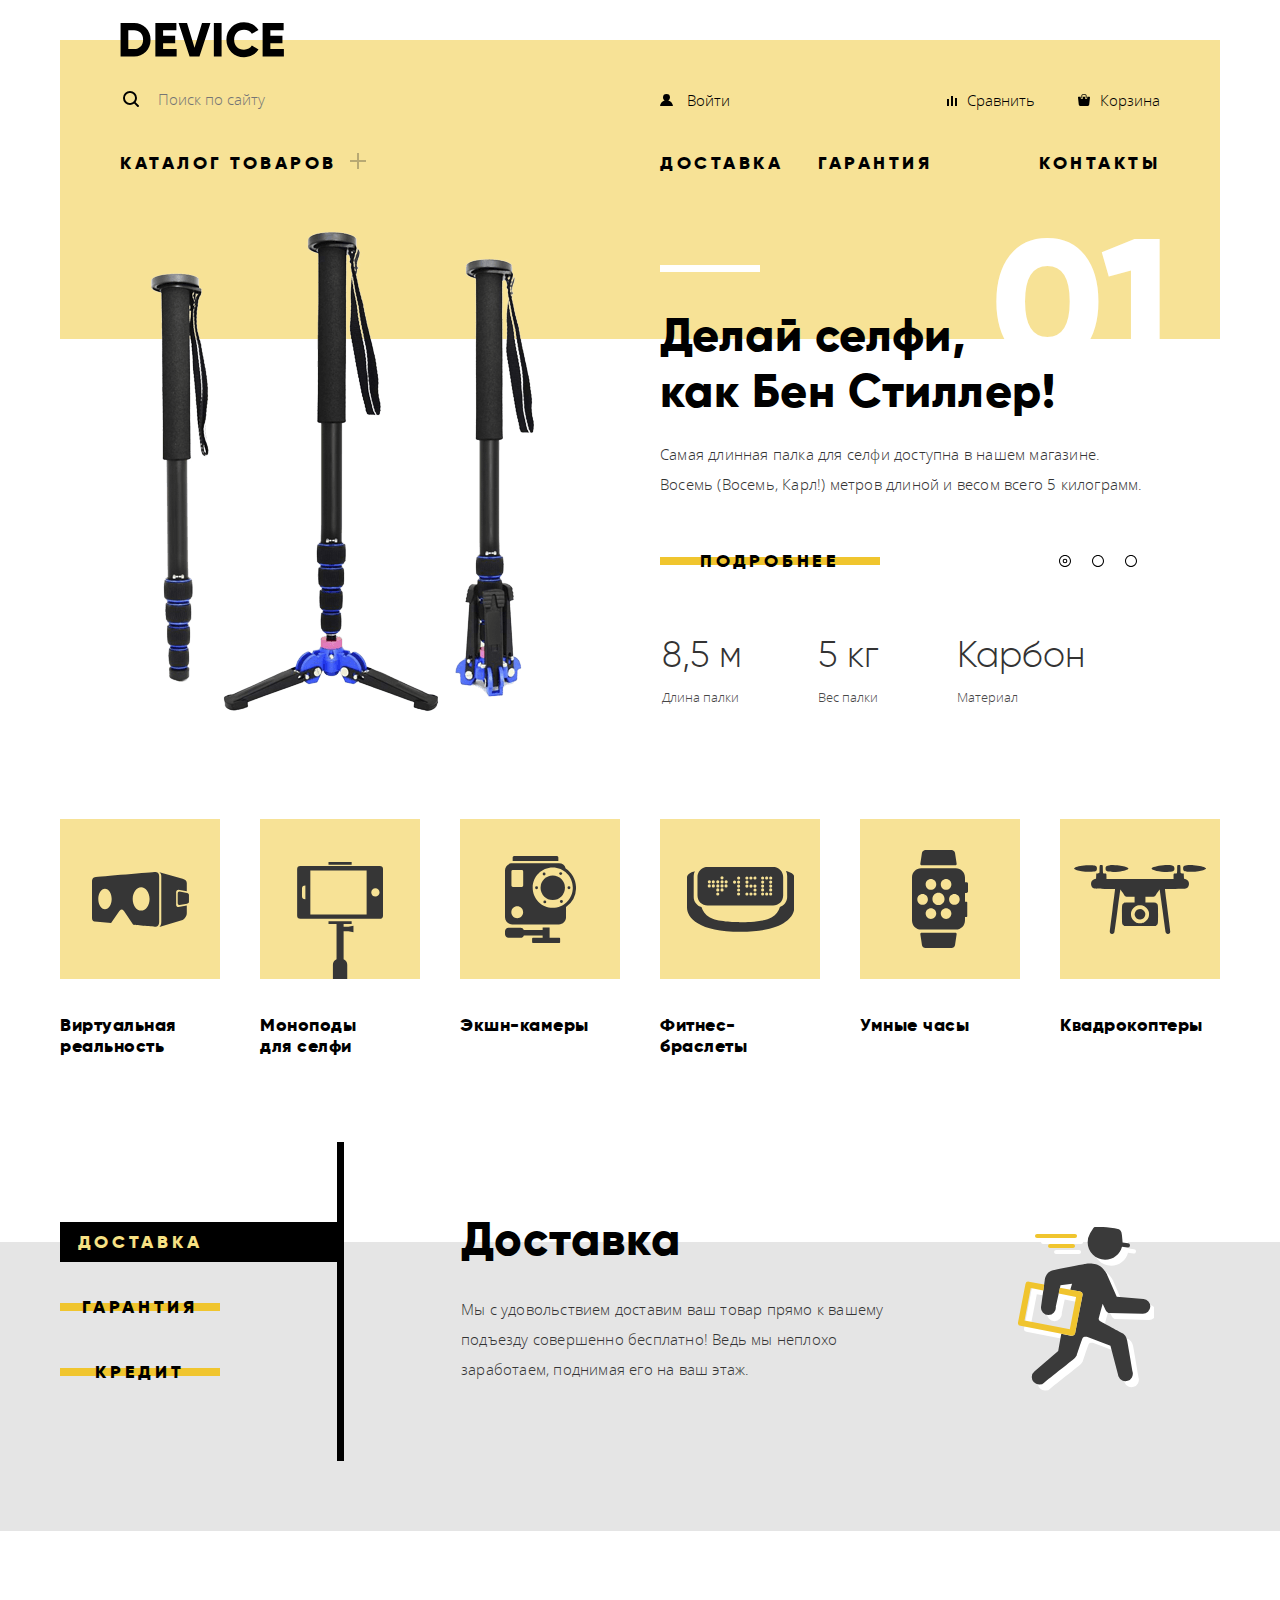
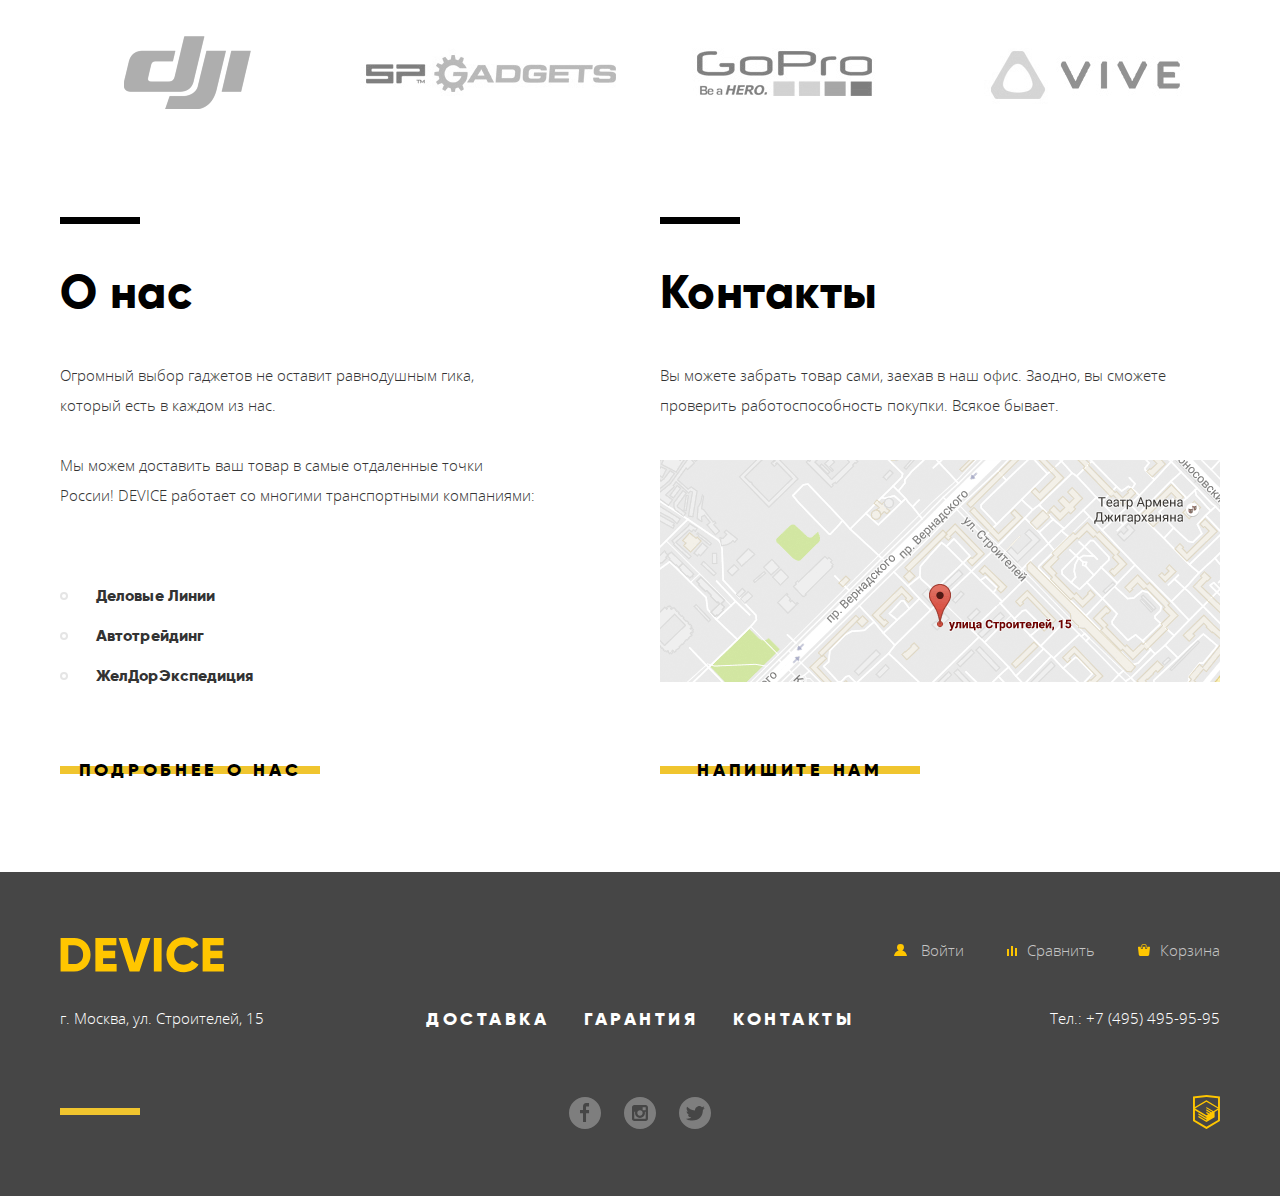
<file: index.html>
<!DOCTYPE html>
<html lang="ru">
  <head>
    <meta charset="utf-8">
    <title>HTML Academy: Девайс</title>
    <link rel="stylesheet" href="css/normalize.css">
    <link rel="stylesheet" href="css/style.min.css">
  </head>
  <body>
    <header class="page-header theme">
      <div class="page-logo page-logo--header container">
        <div class="page-header__wrapper">
          <svg class="page-logo__image" width="164px" height="36px">
            <use xlink:href="#page-logo" x="0" y="0"></use>
          </svg>
        </div>
      </div>
      <div class="user-menu container">
        <div class="page-header__wrapper">
          <div class="user-menu__half container__half">
            <form class="user-menu__search" action="http://echo.htmlacademy.ru">
              <input id="search" type="search" name="site-search" class="user-menu__search-input" placeholder="Поиск по сайту">
              <button class="user-menu__search-btn">Найти</button>
              <label for="search" class="user-menu__search-label"></label>
            </form>
          </div>
          <div class="user-menu__half container__half">
            <ul class="user-menu__list theme__list">
              <li class="user-menu__item">
                <a href="#" class="user-menu__link">
                  <svg class="user-menu__icon user-menu__icon--user" width="13" height="12">
                    <use xlink:href="#user"></use>
                  </svg>
                  Войти</a>
              </li>
              <li class="user-menu__item">
                <a href="#" class="user-menu__link">
                  <svg class="user-menu__icon user-menu__icon--compare" width="10" height="10">
                    <use xlink:href="#compare"></use>
                  </svg>
                  Сравнить</a>
              </li>
              <li class="user-menu__item">
                <a href="#" class="user-menu__link">
                  <svg class="user-menu__icon user-menu__icon--cart" width="12" height="12">
                    <use xlink:href="#cart"></use>
                  </svg>
                  Корзина</a>
              </li>
            </ul>
          </div>
        </div>
      </div>
      <nav class="main-nav container">
        <div class="page-header__wrapper">
          <div class="main-nav__item container__half">
            <ul class="main-nav__list theme__list">
              <li class="main-nav__item main-nav__item--catalog">
                <a href="catalog.html" class="main-nav__link theme__alt-title">
                  Каталог товаров
                  <svg class="main-nav__link-icon" width="16" height="16" viewBox="0 0 16 16">
                    <path fill="#272525" d="M16 7H9V0H7v7H0v2h7v7h2V9h7z"/>
                  </svg>
                </a>
                <ul class="dropdown theme__list theme__text page-header__wrapper">
                  <li class="dropdown__col">
                    <ul class="dropdown__row">
                      <li class="dropdown__item"><a href="catalog.html" class="dropdown__link">Виртуальная реальность</a></li>
                      <li class="dropdown__item"><a href="catalog.html" class="dropdown__link">Моноподы для селфи</a></li>
                      <li class="dropdown__item"><a href="catalog.html" class="dropdown__link">Экшн-камеры</a></li>
                    </ul>
                  </li>
                  <li class="dropdown__col">
                    <ul class="dropdown__row">
                      <li class="dropdown__item"><a href="catalog.html" class="dropdown__link">Фитнес-браслеты</a></li>
                      <li class="dropdown__item"><a href="catalog.html" class="dropdown__link">Умные часы</a></li>
                    </ul>
                  </li>
                  <li class="dropdown__col">
                    <ul class="dropdown__row">
                      <li class="dropdown__item"><a href="catalog.html" class="dropdown__link">Квадрокоптеры</a></li>
                    </ul>
                  </li>
                </ul>
              </li>
            </ul>
          </div>
          <div class="main-nav__item container__half">
            <ul class="main-nav__list theme__list">
              <li class="main-nav__item">
                <a href="#" class="main-nav__link theme__alt-title">Доставка</a>
              </li>
              <li class="main-nav__item">
                <a href="#" class="main-nav__link theme__alt-title">Гарантия</a>
              </li>
              <li class="main-nav__item">
                <a href="#" class="main-nav__link theme__alt-title">Контакты</a>
              </li>
            </ul>
          </div>
        </div>
      </nav>
    </header>

    <main class="main-page theme">

      <h1 class="visually-hidden">Магазин современных гаджетов Device</h1>

      <section class="main-page__section promo-slider container">

        <h2 class="visually-hidden">Новинки сезона</h2>

        <input id="slide-1" class="promo-slider__input visually-hidden" type="radio" name="toggle" checked>
        <input id="slide-2" class="promo-slider__input visually-hidden" type="radio" name="toggle">
        <input id="slide-3" class="promo-slider__input visually-hidden" type="radio" name="toggle">

        <div class="promo-slider__slides">
          <section class="slide slide-1">
            <div class="slide__image container__half">
              <img src="img/slider-1.png" width="384" height="486" alt="selfie-stick">
            </div>
            <div class="slide__content container__half theme__divider">
              <span class="slide__number">01</span>
              <p class="slide__slogan theme__title">
                <b>Делай селфи,<br> как Бен Стиллер!</b>
              </p>
              <p class="slide__description theme__text">
                Самая длинная палка для селфи доступна в нашем магазине.<br>
                Восемь (Восемь, Карл!) метров длиной и весом всего 5 килограмм.
              </p>
              <div class="slide__buttons">
                <a href="#" class="slide__btn theme__btn">Подробнее</a>
                <ul class="slide-switcher">
                  <li class="slide-switcher__item"><label for="slide-1" class="slide-switcher__label">Слайд 1</label>
                  </li>
                  <li class="slide-switcher__item"><label for="slide-2" class="slide-switcher__label">Слайд 2</label>
                  </li>
                  <li class="slide-switcher__item"><label for="slide-3" class="slide-switcher__label">Слайд 3</label>
                  </li>
                </ul>
              </div>
              <table class="slide-features">
                <thead class="slide-features__titles">
                  <tr class="slide-features__row">
                    <th class="slide-features__title">Длина палки</th>
                    <th class="slide-features__title">Вес палки</th>
                    <th class="slide-features__title">Материал</th>
                  </tr>
                </thead>
                <tbody class="slide-features__values">
                  <tr class="slide-features__row">
                    <td class="slide-features__value">8,5 м</td>
                    <td class="slide-features__value">5 кг</td>
                    <td class="slide-features__value">Карбон</td>
                  </tr>
                </tbody>
              </table>
            </div>
          </section>
          <section class="slide slide-2">
            <div class="slide__image container__half">
              <img src="img/slider-2.png" width="345" height="485" alt="fitness-gadget">
            </div>
            <div class="slide__content container__half theme__divider">
              <span class="slide__number">02</span>
              <p class="slide__slogan theme__title">
                <b>Худеем<br> правильно!</b>
              </p>
              <p class="slide__description theme__text">
                Мотивирующие фитнес-браслеты помогут найти в себе силы<br>
                не пропускать занятия и соблюдать диету.
              </p>
              <div class="slide__buttons">
                <a href="#" class="slide__btn theme__btn">Подробнее</a>
                <ul class="slide-switcher">
                  <li class="slide-switcher__item"><label for="slide-1" class="slide-switcher__label">Слайд 1</label>
                  </li>
                  <li class="slide-switcher__item"><label for="slide-2" class="slide-switcher__label">Слайд 2</label>
                  </li>
                  <li class="slide-switcher__item"><label for="slide-3" class="slide-switcher__label">Слайд 3</label>
                  </li>
                </ul>
              </div>
              <table class="slide-features">
                <thead class="slide-features__titles">
                  <tr class="slide-features__row">
                    <th class="slide-features__title">Без поздарядки</th>
                  </tr>
                </thead>
                <tbody class="slide-features__values">
                  <tr class="slide-features__row">
                    <td class="slide-features__value">48 часов</td>
                  </tr>
                </tbody>
              </table>
            </div>
          </section>
          <section class="slide slide-3">
            <div class="slide__image container__half">
              <img src="img/slider-3.png" width="526" height="334" alt="quadrocopter">
            </div>
            <div class="slide__content container__half theme__divider">
              <span class="slide__number">03</span>
              <p class="slide__slogan theme__title">
                <b>Порхает как бабочка,<br> жалит как пчела!</b>
              </p>
              <p class="slide__description theme__text">
                Этот обычный, на первый взгляд, квадрокоптер оснащен<br>
                мощным лазером, замаскированным под стандартную камеру.
              </p>
              <div class="slide__buttons">
                <a href="#" class="slide__btn theme__btn">Подробнее</a>
                <ul class="slide-switcher">
                  <li class="slide-switcher__item"><label for="slide-1" class="slide-switcher__label">Слайд 1</label>
                  </li>
                  <li class="slide-switcher__item"><label for="slide-2" class="slide-switcher__label">Слайд 2</label>
                  </li>
                  <li class="slide-switcher__item"><label for="slide-3" class="slide-switcher__label">Слайд 3</label>
                  </li>
                </ul>
              </div>
              <table class="slide-features">
                <thead class="slide-features__titles">
                  <tr class="slide-features__row">
                    <th class="slide-features__title">Дальность полета</th>
                    <th class="slide-features__title">Радиус поражения</th>
                  </tr>
                </thead>
                <tbody class="slide-features__values">
                  <tr class="slide-features__row">
                    <td class="slide-features__value">800 м</td>
                    <td class="slide-features__value">50 м</td>
                  </tr>
                </tbody>
              </table>
            </div>
          </section>
        </div>
      </section>

      <section class="main-page__section thumbnails container">

        <h2 class="visually-hidden">Категории гаджетов</h2>

        <ul class="thumbnails__list theme__list">
          <li class="thumbnails__item">
            <a href="catalog.html" class="thumbnails__link">
              <div class="thumbnails__background">
                <div class="thumbnails__image thumbnails__image-1"></div>
              </div>
              <h3 class="thumbnails__title">Виртуальная реальность</h3>
            </a>
          </li>
          <li class="thumbnails__item">
            <a href="catalog.html" class="thumbnails__link">
              <div class="thumbnails__background">
                <div class="thumbnails__image thumbnails__image-2"></div>
              </div>
              <h3 class="thumbnails__title">Моноподы<br> для селфи</h3>
            </a>
          </li>
          <li class="thumbnails__item">
            <a href="catalog.html" class="thumbnails__link">
              <div class="thumbnails__background">
                <div class="thumbnails__image thumbnails__image-3"></div>
              </div>
              <h3 class="thumbnails__title">Экшн-камеры</h3>
            </a>
          </li>
          <li class="thumbnails__item">
            <a href="catalog.html" class="thumbnails__link">
              <div class="thumbnails__background">
                <div class="thumbnails__image thumbnails__image-4"></div>
              </div>
              <h3 class="thumbnails__title">Фитнес-<br> браслеты</h3>
            </a>
          </li>
          <li class="thumbnails__item">
            <a href="catalog.html" class="thumbnails__link">
              <div class="thumbnails__background">
                <div class="thumbnails__image thumbnails__image-5"></div>
              </div>
              <h3 class="thumbnails__title">Умные часы</h3>
            </a>
          </li>
          <li class="thumbnails__item">
            <a href="catalog.html" class="thumbnails__link">
              <div class="thumbnails__background">
                <div class="thumbnails__image thumbnails__image-6"></div>
              </div>
              <h3 class="thumbnails__title">Квадрокоптеры</h3>
            </a>
          </li>
        </ul>
      </section>

      <section class="main-page__section tabs">

        <h2 class="visually-hidden">Наши услуги</h2>

        <div class="tabs__wrapper container">
          <input type="radio" name="labels" id="tab-1" class="tabs__input visually-hidden" checked>
          <input type="radio" name="labels" id="tab-2" class="tabs__input visually-hidden">
          <input type="radio" name="labels" id="tab-3" class="tabs__input visually-hidden">
          <div class="tabs__left">
            <ul class="tabs__list">
              <li class="tabs__item">
                <label for="tab-1" class="tabs__label theme__btn theme__btn--tab">Доставка</label>
              </li>
              <li class="tabs__item">
                <label for="tab-2" class="tabs__label theme__btn theme__btn--tab">Гарантия</label>
              </li>
              <li class="tabs__item">
                <label for="tab-3" class="tabs__label theme__btn theme__btn--tab">Кредит</label>
              </li>
            </ul>
          </div>
          <div class="tabs__right services">
            <section class="services__item services__item-1">
              <h3 class="services__title theme__title">Доставка</h3>
              <p class="services__text theme__text">
                Мы с удовольствием доставим ваш товар прямо к вашему подъезду совершенно бесплатно! Ведь мы неплохо заработаем, поднимая его на ваш этаж.
              </p>
            </section>
            <section class="services__item services__item-2">
              <h3 class="services__title theme__title">Гарантия</h3>
              <p class="services__text theme__text">
                Если из-за возгорания купленного у нас товара у вас сгорит дом — не переживайте, мы выдадим вам новый.<br> Товар, не дом, конечно же.
              </p>
            </section>
            <section class="services__item services__item-3">
              <h3 class="services__title theme__title">Кредит</h3>
              <p class="services__text theme__text">
                Залезть в долговую яму стало проще! Кредитные консультанты подберут для вас наиболее выгодные условия кредита. Выгодные для нашего банка, разумеется.
              </p>
            </section>
          </div>
        </div>
      </section>

      <section class="main-page__section logotypes container">

        <h2 class="visually-hidden">Наши спонсоры</h2>

        <ul class="logotypes__list theme__list">
          <li class="logotypes__item">
            <a href="#" class="logotypes__link">
              <svg xmlns="http://www.w3.org/2000/svg" width="260" height="100" viewBox="0 0 260 100">
                <desc>DJI</desc>
                <use xlink:href="#grayscale" x="0" y="0"/>
                <image xlink:href="img/partners/logo-1.png" x="0" y="0" height="100%" width="100%"/>
              </svg>
            </a>
          </li>
          <li class="logotypes__item">
            <a href="#" class="logotypes__link">
              <svg xmlns="http://www.w3.org/2000/svg" width="260" height="100" viewBox="0 0 260 100">
                <desc>SP Gadgets</desc>
                <use xlink:href="#grayscale" x="0" y="0"/>
                <image xlink:href="img/partners/logo-3.png" x="0" y="0" height="100%" width="100%"/>
              </svg>
            </a>
          </li>
          <li class="logotypes__item">
            <a href="#" class="logotypes__link">
              <svg xmlns="http://www.w3.org/2000/svg" width="260" height="100" viewBox="0 0 260 100">
                <desc>GoPro</desc>
                <use xlink:href="#grayscale" x="0" y="0"/>
                <image xlink:href="img/partners/logo-2.png" x="0" y="0" height="100%" width="100%"/>
              </svg>
            </a>
          </li>
          <li class="logotypes__item">
            <a href="#" class="logotypes__link">
              <svg xmlns="http://www.w3.org/2000/svg" width="260" height="100" viewBox="0 0 260 100">
                <desc>VIVE</desc>
                <use xlink:href="#grayscale" x="0" y="0"/>
                <image xlink:href="img/partners/logo-4.png" x="0" y="0" height="100%" width="100%"/>
              </svg>
            </a>
          </li>
        </ul>
      </section>

      <section class="main-page__section container container--flex">
        <section class="info container__half theme__divider">
          <h2 class="theme__title">О нас</h2>
          <p class="info__text theme__text">
            Огромный выбор гаджетов не оставит равнодушным гика, который есть в каждом из нас.
          </p>
          <p class="info__text theme__text">
            Мы можем доставить ваш товар в самые отдаленные точки России! DEVICE работает со многими транспортными компаниями:
          </p>
          <ul class="info__list">
            <li class="info__item">Деловые Линии</li>
            <li class="info__item">Автотрейдинг</li>
            <li class="info__item">ЖелДорЭкспедиция</li>
          </ul>
          <a href="#" class="info__btn theme__btn">Подробнее о нас</a>
        </section>
        <section class="contacts container__half theme__divider">
          <h2 class="theme__title">Контакты</h2>
          <p class="contacts__text theme__text">
            Вы можете забрать товар сами, заехав в наш офис. Заодно, вы сможете проверить работоспособность покупки. Всякое бывает.
          </p>
          <div class="contacts__map">
            <a href="https://goo.gl/maps/xwZiqdGoRc32" class="contacts__map-link">
              <img src="img/map-preview.png" width="560" height="222" alt="map-preview">
            </a>
          </div>
          <a href="#" class="contacts__btn theme__btn">Напишите нам</a>
        </section>
      </section>
    </main>

    <footer class="page-footer theme">
      <div class="page-footer__wrapper container  container--flex">
        <div class="container__half">
          <div class="page-logo">
            <svg class="page-logo__image page-logo__image--footer" width="164px" height="36px">
              <use xlink:href="#page-logo" x="0" y="0"></use>
            </svg>
          </div>
        </div>
        <div class="container__half">
          <div class="user-menu">
            <ul class="user-menu__list theme__list">
              <li class="user-menu__item">
                <a href="#" class="user-menu__link">
                  <svg class="user-menu__icon user-menu__icon--user" width="13" height="12">
                    <use xlink:href="#user"></use>
                  </svg>
                  Войти</a>
              </li>
              <li class="user-menu__item">
                <a href="#" class="user-menu__link">
                  <svg class="user-menu__icon user-menu__icon--compare" width="10" height="10">
                    <use xlink:href="#compare"></use>
                  </svg>
                  Сравнить</a>
              </li>
              <li class="user-menu__item">
                <a href="#" class="user-menu__link">
                  <svg class="user-menu__icon user-menu__icon--cart" width="12" height="12">
                    <use xlink:href="#cart"></use>
                  </svg>
                  Корзина</a>
              </li>
            </ul>
          </div>
        </div>
      </div>
      <div class="page-footer__wrapper container">
        <section class="page-footer__left theme__divider theme__divider--after">
          <p class="page-footer__text theme__text">г. Москва, ул. Строителей, 15</p>
        </section>
        <section class="page-footer__center">
          <nav class="main-nav">
            <ul class="main-nav__list theme__list">
              <li class="main-nav__item">
                <a href="#" class="main-nav__link theme__alt-title">Доставка</a>
              </li>
              <li class="main-nav__item">
                <a href="#" class="main-nav__link theme__alt-title">Гарантия</a>
              </li>
              <li class="main-nav__item">
                <a href="#" class="main-nav__link theme__alt-title">Контакты</a>
              </li>
            </ul>
          </nav>
          <div class="socials">
            <ul class="socials__list theme__list">
              <li class="socials__item">
                <a href="#" class="socials__link socials__link--fb">Facebook</a>
              </li>
              <li class="socials__item">
                <a href="#" class="socials__link socials__link--inst">Instagram</a>
              </li>
              <li class="socials__item">
                <a href="#" class="socials__link socials__link--tw">Twitter</a>
              </li>
            </ul>
          </div>
        </section>
        <section class="page-footer__right">
          <p class="page-footer__text theme__text">Тел.: +7 (495) 495-95-95</p>
          <a href="https://htmlacademy.ru/intensive/htmlcss"
             class="page-footer__logo-academy">HTML Academy</a>
        </section>
      </div>
    </footer>

    <div class="popup visually-hidden">
      <div class="popup__item map hidden">
        <iframe class="map__iframe" src="https://www.google.com/maps/embed?pb=!1m18!1m12!1m3!1d2249.112548877994!2d37.52742931623127!3d55.68703098053587!2m3!1f0!2f0!3f0!3m2!1i1024!2i768!4f13.1!3m3!1m2!1s0x46b54cf65f5c8955%3A0x694710ccd55501e!2z0YPQuy4g0KHRgtGA0L7QuNGC0LXQu9C10LksIDE1LCDQnNC-0YHQutCy0LAsIDExOTMxMQ!5e0!3m2!1sru!2sru!4v1503582784587" width="960" height="559" allowfullscreen></iframe>
        <button class="popup__close-btn">Закрыть</button>
      </div>

      <div class="popup__item feedback theme hidden">
        <form class="feedback__form" method="post" action="http://echo.htmlacademy.ru">
          <div class="feedback__inputs">
            <div class="feedback__half">
              <label for="name" class="feedback__label">Ваше имя:</label>
              <input type="text" name="feedback-name" id="name" class="feedback__input" required
                     placeholder="Представьтесь, пожалуйста">
            </div>
            <div class="feedback__half">
              <label for="email" class="feedback__label">Ваш e-mail:</label>
              <input type="email" name="feedback-email" id="email" class="feedback__input"
                     placeholder="Для отправки ответа">
            </div>
          </div>
          <label for="message" class="feedback__label">Текст письма:</label>
          <textarea name="feedback-message" id="message" class="feedback__input feedback__input--textarea"
                    cols="80" rows="7" placeholder="В свободной форме"></textarea>
          <button class="theme__btn feedback__send-btn">Отправить</button>
        </form>
        <button class="popup__close-btn">Закрыть</button>
      </div>
    </div>

    <div class="svg-container visually-hidden">
      <svg xmlns="http://www.w3.org/2000/svg" width="0" height="0">
        <symbol id="filter">
          <defs>
            <filter id="grayscale">
              <feColorMatrix type="matrix" values="0.2126 0.7152 0.0722 0 0 0.2126 0.7152 0.0722 0 0 0.2126 0.7152 0.0722 0 0 0 0 0 1 0"/>
            </filter>
          </defs>
        </symbol>
      </svg>
      <svg xmlns="http://www.w3.org/2000/svg" display="none">
        <symbol id="page-logo">
          <path fill-rule="evenodd"
                d="M163.881,27.119 L163.881,34.511 L142.617,34.511 L142.617,0.911 L163.639,0.911 L163.639,8.303 L150.349,8.303 L150.349,13.871 L162.431,13.871 L162.431,21.167 L150.349,21.167 L150.349,27.119 L163.881,27.119 ZM124.010,27.695 C125.717,27.695 127.272,27.327 128.674,26.591 C130.075,25.855 131.130,24.847 131.839,23.567 L138.509,27.407 C137.059,29.807 135.045,31.703 132.468,33.095 C129.889,34.487 127.071,35.183 124.010,35.183 C118.951,35.183 114.755,33.511 111.420,30.167 C108.086,26.823 106.418,22.671 106.418,17.711 C106.418,12.751 108.086,8.599 111.420,5.255 C114.755,1.911 118.951,0.239 124.010,0.239 C127.038,0.239 129.841,0.935 132.419,2.327 C134.996,3.719 137.026,5.615 138.509,8.015 L131.839,11.855 C131.098,10.543 130.034,9.527 128.650,8.807 C127.264,8.087 125.717,7.727 124.010,7.727 C121.014,7.727 118.621,8.639 116.833,10.463 C115.045,12.287 114.151,14.703 114.151,17.711 C114.151,20.719 115.045,23.135 116.833,24.959 C118.621,26.783 121.014,27.695 124.010,27.695 ZM93.853,0.911 L101.586,0.911 L101.586,34.511 L93.853,34.511 L93.853,0.911 ZM69.593,34.511 L58.574,0.911 L67.031,0.911 L74.522,25.631 L82.013,0.911 L90.471,0.911 L79.452,34.511 L69.593,34.511 ZM35.376,0.911 L56.399,0.911 L56.399,8.303 L43.109,8.303 L43.109,13.871 L55.191,13.871 L55.191,21.167 L43.109,21.167 L43.109,27.119 L56.641,27.119 L56.641,34.511 L35.376,34.511 L35.376,0.911 ZM14.112,34.511 L0.580,34.511 L0.580,0.911 L14.112,0.911 C18.783,0.911 22.690,2.519 25.832,5.735 C28.973,8.951 30.544,12.943 30.544,17.711 C30.544,22.479 28.973,26.471 25.832,29.687 C22.690,32.903 18.783,34.511 14.112,34.511 ZM20.612,10.871 C18.952,9.159 16.786,8.303 14.112,8.303 L8.313,8.303 L8.313,27.119 L14.112,27.119 C16.786,27.119 18.952,26.263 20.612,24.551 C22.271,22.839 23.101,20.559 23.101,17.711 C23.101,14.863 22.271,12.583 20.612,10.871 Z"/>
        </symbol>
        <symbol id="user" viewBox="0 0 13 12">
          <path d="M.032 12h12.937c-.163-2.643-2.074-4.837-4.671-5.543a3.47 3.47 0 0 0 1.687-2.972 3.485 3.485 0 0 0-6.97 0c0 1.264.68 2.361 1.688 2.972C2.106 7.163.194 9.357.032 12z"/>
        </symbol>
        <symbol id="compare" viewBox="0 0 10 10">
          <path d="M8 2h1.984v8H8zM0 3h1.984v7H0zM4 0h2v10H4z"/>
        </symbol>
        <symbol id="cart" viewBox="0 0 12 12">
          <path d="M11.864 3.017a.429.429 0 0 0-.327-.154H9.225V4.09c0 .563-.484 1.022-1.08 1.022-.594 0-1.078-.458-1.078-1.022V2.863H4.909V4.09c0 .563-.485 1.022-1.08 1.022-.595 0-1.078-.458-1.078-1.022V2.863H.438a.43.43 0 0 0-.327.154.472.472 0 0 0-.108.358l.776 7.134c.015.806.642 1.455 1.411 1.455h7.595c.77 0 1.396-.649 1.411-1.455l.776-7.134a.476.476 0 0 0-.108-.358z"/>
          <path d="M3.829 4.499c.239 0 .433-.184.433-.409V1.84c0-.632.672-1.022 1.295-1.022h1.079c.655 0 1.078.401 1.078 1.022v2.25c0 .225.194.409.431.409.239 0 .433-.184.433-.409V1.84C8.577.773 7.761 0 6.636 0H5.557c-1.19 0-2.159.826-2.159 1.84v2.25c0 .225.194.409.431.409z"/>
        </symbol>
      </svg>
    </div>

    <script src="js/script.min.js"></script>
  </body>
</html>
</file>
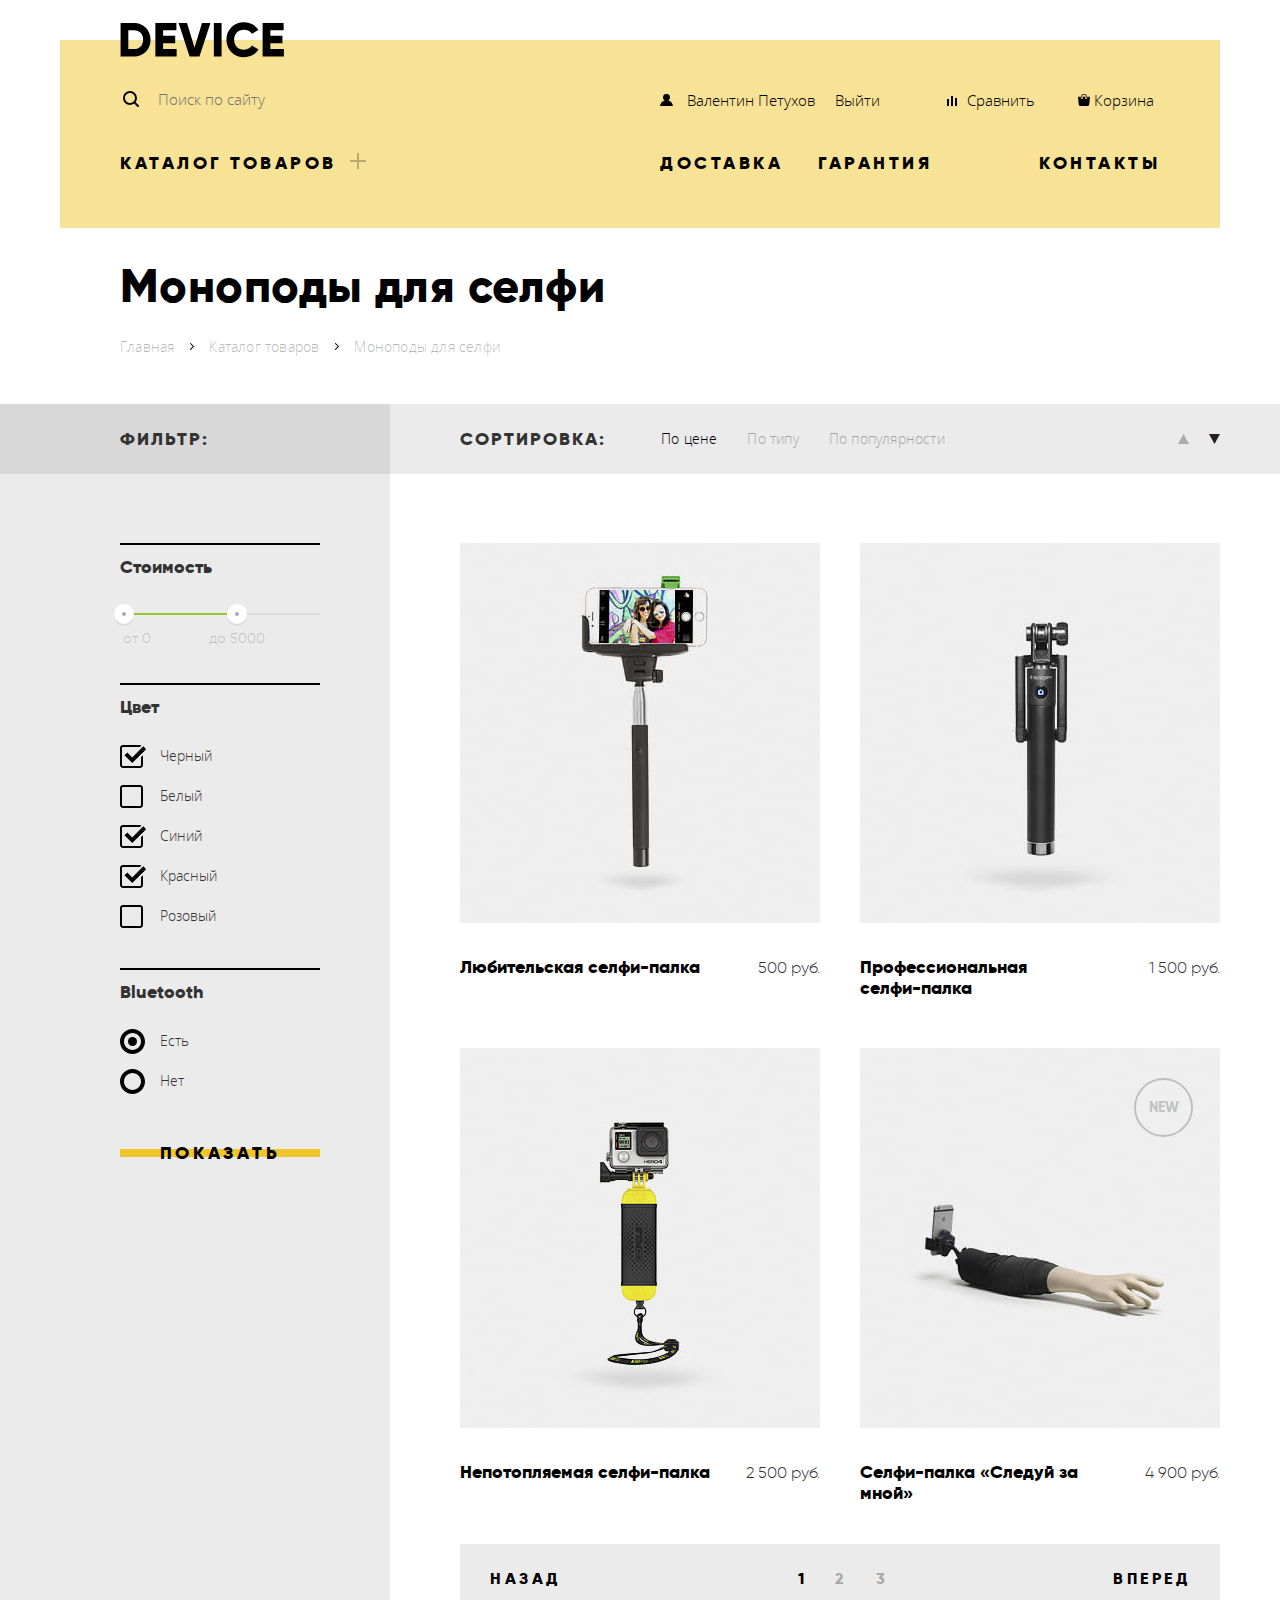
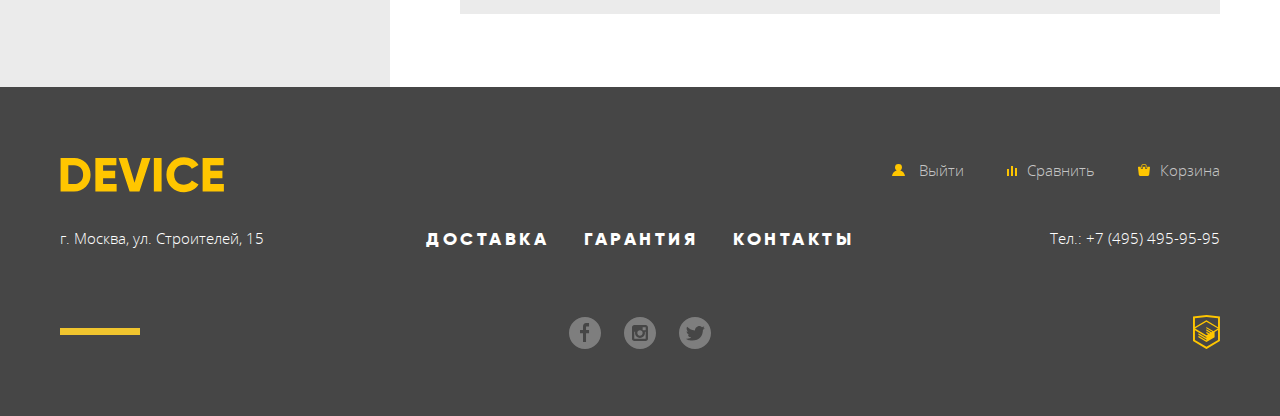
<file: catalog.html>
<!DOCTYPE html>
<html lang="en">
  <head>
    <meta charset="UTF-8">
    <title>Девайс: Каталог</title>
    <link rel="stylesheet" href="css/normalize.css">
    <link rel="stylesheet" href="css/style.min.css">
  </head>
  <body>
    <header class="page-header theme">
      <div class="page-logo page-logo--header container">
        <div class="page-header__wrapper">
          <a href="index.html" class="page-logo__link">
            <svg class="page-logo__image" width="164px" height="36px">
              <use xlink:href="#page-logo" x="0" y="0"></use>
            </svg>
          </a>
        </div>
      </div>
      <div class="user-menu container">
        <div class="page-header__wrapper">
          <div class="user-menu__half container__half">
            <form class="user-menu__search" action="http://echo.htmlacademy.ru">
              <input id="search" type="search" name="site-search" class="user-menu__search-input" placeholder="Поиск по сайту">
              <button class="user-menu__search-btn">Найти</button>
              <label for="search" class="user-menu__search-label"></label>
            </form>
          </div>
          <div class="user-menu__half container__half">
            <ul class="user-menu__list theme__list">
              <li class="user-menu__item user-menu__item--login">
                <ul class="user-menu__sublist">
                  <li class="user-menu__subitem">
                    <a href="#" class="user-menu__link user-menu__link--user">
                      <svg class="user-menu__icon user-menu__icon--user" width="13" height="12">
                        <use xlink:href="#user"></use>
                      </svg>
                      Валентин Петухов</a>
                  </li>
                  <li class="user-menu__subitem">
                    <a href="#" class="user-menu__link user-menu__link--logout">Выйти</a>
                  </li>
                </ul>
              </li>
              <li class="user-menu__item">
                <a href="#" class="user-menu__link">
                  <svg class="user-menu__icon user-menu__icon--compare" width="10" height="10">
                    <use xlink:href="#compare"></use>
                  </svg>
                  Сравнить</a>
              </li>
              <li class="user-menu__item">
                <a href="#" class="user-menu__link user-menu__icon--cart">
                  <svg class="user-menu__icon" width="12" height="12">
                    <use xlink:href="#cart"></use>
                  </svg>
                  Корзина</a>
              </li>
            </ul>
          </div>
        </div>
      </div>
      <nav class="main-nav container">
        <div class="page-header__wrapper">
          <div class="main-nav__item container__half">
            <ul class="main-nav__list theme__list">
              <li class="main-nav__item main-nav__item--catalog">
                <a href="catalog.html" class="main-nav__link theme__alt-title">
                  Каталог товаров
                  <svg class="main-nav__link-icon" width="16" height="16" viewBox="0 0 16 16">
                    <path fill="#272525" d="M16 7H9V0H7v7H0v2h7v7h2V9h7z"/>
                  </svg>
                </a>
                <ul class="dropdown theme__list theme__text page-header__wrapper">
                  <li class="dropdown__col">
                    <ul class="dropdown__row">
                      <li class="dropdown__item"><a href="catalog.html" class="dropdown__link">Виртуальная реальность</a></li>
                      <li class="dropdown__item"><a href="catalog.html" class="dropdown__link">Моноподы для селфи</a></li>
                      <li class="dropdown__item"><a href="catalog.html" class="dropdown__link">Экшн-камеры</a></li>
                    </ul>
                  </li>
                  <li class="dropdown__col">
                    <ul class="dropdown__row">
                      <li class="dropdown__item"><a href="catalog.html" class="dropdown__link">Фитнес-браслеты</a></li>
                      <li class="dropdown__item"><a href="catalog.html" class="dropdown__link">Умные часы</a></li>
                    </ul>
                  </li>
                  <li class="dropdown__col">
                    <ul class="dropdown__row">
                      <li class="dropdown__item"><a href="catalog.html" class="dropdown__link">Квадрокоптеры</a></li>
                    </ul>
                  </li>
                </ul>
              </li>
            </ul>
          </div>
          <div class="main-nav__item container__half">
            <ul class="main-nav__list theme__list">
              <li class="main-nav__item">
                <a href="#" class="main-nav__link theme__alt-title">Доставка</a>
              </li>
              <li class="main-nav__item">
                <a href="#" class="main-nav__link theme__alt-title">Гарантия</a>
              </li>
              <li class="main-nav__item">
                <a href="#" class="main-nav__link theme__alt-title">Контакты</a>
              </li>
            </ul>
          </div>
        </div>
      </nav>
    </header>

    <main class="catalog theme">

      <h1 class="visually-hidden">Каталог товаров</h1>

      <section class="catalog-heading container">
        <h2 class="catalog-heading__title theme__title">Моноподы для селфи</h2>
        <ul class="breadcrumbs theme__list theme__text">
          <li class="breadcrumbs__item"><a href="index.html" class="breadcrumbs__link">Главная</a></li>
          <li class="breadcrumbs__item"><a href="catalog.html" class="breadcrumbs__link">Каталог товаров</a></li>
          <li class="breadcrumbs__item"><a class="breadcrumbs__link">Моноподы для селфи</a></li>
        </ul>
      </section>

      <div class="flex-container">
        <section class="flex-half left-half">
          <div class="flex-half__header">
            <div class="flex-half__inner">
              <p class="flex-half__title theme__alt-title">Фильтр:</p>
            </div>
          </div>
          <div class="flex-half__content">
            <div class="flex-half__inner">
              <form action="http://echo.htmlacademy.ru" class="filter">
                <fieldset class="filter__group">
                  <legend class="filter__title">Стоимость</legend>
                  <div class="price-range">
                    <div class="price-range__scale">
                      <div class="price-range__bar">
                        <div class="price-range__grip price-range__grip--min">
                          <label class="price-range__label">
                            <span class="price-range__label-text">от 0</span>
                          </label>
                        </div>
                        <div class="price-range__grip price-range__grip--max">
                          <label class="price-range__label">
                            <span class="price-range__label-text">до 5000</span>
                          </label>
                        </div>
                      </div>
                    </div>
                  </div>
                </fieldset>
                <fieldset class="filter__group">
                  <legend class="filter__title">Цвет</legend>
                  <ul class="filter__list">
                    <li class="filter__item">
                      <label class="filter__label-wrapper">
                        <input type="checkbox" name="color-black" value="black" checked
                               class="filter__input visually-hidden">
                        <span class="filter__label filter__label--check">Черный</span>
                      </label>
                    </li>
                    <li class="filter__item">
                      <label class="filter__label-wrapper">
                        <input type="checkbox" name="color-white" value="white"
                               class="filter__input visually-hidden">
                        <span class="filter__label filter__label--check">Белый</span>
                      </label>
                    </li>
                    <li class="filter__item">
                      <label class="filter__label-wrapper">
                        <input type="checkbox" name="color-blue" value="blue" checked
                               class="filter__input visually-hidden">
                        <span class="filter__label filter__label--check">Синий</span>
                      </label>
                    </li>
                    <li class="filter__item">
                      <label class="filter__label-wrapper">
                        <input type="checkbox" name="color-red" value="red" checked
                               class="filter__input visually-hidden">
                        <span class="filter__label filter__label--check">Красный</span>
                      </label>
                    </li>
                    <li class="filter__item">
                      <label class="filter__label-wrapper">
                        <input type="checkbox" name="color-pink" value="pink"
                               class="filter__input visually-hidden">
                        <span class="filter__label filter__label--check">Розовый</span>
                      </label>
                    </li>
                  </ul>
                </fieldset>
                <fieldset class="filter__group">
                  <legend class="filter__title">Bluetooth</legend>
                  <ul class="filter__list">
                    <li class="filter__item">
                      <label class="filter__label-wrapper">
                        <input type="radio" name="Bluetooth" value="yes" checked
                               class="filter__input visually-hidden">
                        <span class="filter__label filter__label--radio">Есть</span>
                      </label>
                    </li>
                    <li class="filter__item">
                      <label class="filter__label-wrapper">
                        <input type="radio" name="Bluetooth" value="no"
                               class="filter__input visually-hidden">
                        <span class="filter__label filter__label--radio">Нет</span>
                      </label>
                    </li>
                  </ul>
                </fieldset>
                <button class="filter__btn theme__btn">Показать</button>
              </form>
            </div>
          </div>
        </section>

        <section class="flex-half right-half">
          <div class="flex-half__header">
            <div class="flex-half__inner sorting">
              <p class="flex-half__title theme__alt-title">Сортировка:</p>
              <a href="#" class="sorting__filter theme__text active">По цене</a>
              <a href="#" class="sorting__filter theme__text">По типу</a>
              <a href="#" class="sorting__filter theme__text">По популярности</a>
              <span class="sorting__arrows theme__text">
                <a href="#" class="sorting__arrow sorting__arrow--up">По возрастанию</a>
                <a href="#" class="sorting__arrow sorting__arrow--down active">По убыванию</a>
              </span>
            </div>
          </div>

          <div class="flex-half__content">
            <div class="flex-half__inner">
              <figure class="product-card">
                <div class="product-card__image">
                  <img src="img/item-1.jpg" width="360" height="380" alt="Amateur selfie-stick">
                  <div class="product-card__hover">
                    <button class="product-card__btn theme__btn">В корзину</button>
                    <button class="product-card__link theme__text">Добавить к сравнению</button>
                  </div>
                </div>
                <figcaption class="product-card__caption">
                  <h3 class="product-card__title">
                    <a href="#">Любительская селфи-палка</a>
                  </h3>
                  <p class="product-card__price">500 руб.</p>
                </figcaption>
              </figure>
              <figure class="product-card">
                <div class="product-card__image">
                  <img src="img/item-2.jpg" width="360" height="380" alt="Professional selfie-stick">
                  <div class="product-card__hover">
                    <button class="product-card__btn theme__btn">В корзину</button>
                    <button class="product-card__link theme__text">Добавить к сравнению</button>
                  </div>
                </div>
                <figcaption class="product-card__caption">
                  <h3 class="product-card__title">
                    <a href="#">Профессиональная<br> селфи-палка</a>
                  </h3>
                  <p class="product-card__price">1 500 руб.</p>
                </figcaption>
              </figure>
              <figure class="product-card">
                <div class="product-card__image">
                  <img src="img/item-3.jpg" width="360" height="380" alt="Unsinkable selfie-stick">
                  <div class="product-card__hover">
                    <button class="product-card__btn theme__btn">В корзину</button>
                    <button class="product-card__link theme__text">Добавить к сравнению</button>
                  </div>
                </div>
                <figcaption class="product-card__caption">
                  <h3 class="product-card__title">
                    <a href="#">Непотопляемая селфи-палка</a>
                  </h3>
                  <p class="product-card__price">2 500 руб.</p>
                </figcaption>
              </figure>
              <figure class="product-card product-card--new">
                <div class="product-card__image">
                  <img src="img/item-4.jpg" width="360" height="380" alt="'Follow me' selfie-stick">
                  <div class="product-card__hover">
                    <button class="product-card__btn theme__btn">В корзину</button>
                    <button class="product-card__link theme__text">Добавить к сравнению</button>
                  </div>
                </div>
                <figcaption class="product-card__caption">
                  <h3 class="product-card__title">
                    <a href="#">Селфи-палка «Следуй за мной»</a>
                  </h3>
                  <p class="product-card__price">4 900 руб.</p>
                </figcaption>
              </figure>


              <section class="pagination">
                <ul class="pagination__list theme__list">
                  <li class="pagination__item"><a class="pagination__link pagination__link--btn">Назад</a></li>
                  <li class="pagination__item">
                    <ul class="pagination__pages theme__list">
                      <li class="pagination__item"><a class="pagination__link active">1</a></li>
                      <li class="pagination__item"><a href="#" class="pagination__link">2</a></li>
                      <li class="pagination__item"><a href="#" class="pagination__link">3</a></li>
                    </ul>
                  </li>
                  <li class="pagination__item"><a href="#" class="pagination__link pagination__link--btn">Вперед</a>
                  </li>
                </ul>
              </section>
            </div>

          </div>
        </section>
      </div>
    </main>

    <footer class="page-footer page-footer--catalog theme">
      <div class="page-footer__wrapper container  container--flex">
        <div class="container__half">
          <div class="page-logo">
            <a href="index.html" class="page-logo__link">
              <svg class="page-logo__image  page-logo__image--footer" width="164px" height="36px">
                <use xlink:href="#page-logo" x="0" y="0"></use>
              </svg>
            </a>
          </div>
        </div>
        <div class="container__half">
          <div class="user-menu">
            <ul class="user-menu__list theme__list">
              <li class="user-menu__item">
                <a href="#" class="user-menu__link">
                  <svg class="user-menu__icon user-menu__icon--user" width="13" height="12">
                    <use xlink:href="#user"></use>
                  </svg>
                  Выйти</a>
              </li>
              <li class="user-menu__item">
                <a href="#" class="user-menu__link">
                  <svg class="user-menu__icon user-menu__icon--compare" width="10" height="10">
                    <use xlink:href="#compare"></use>
                  </svg>
                  Сравнить</a>
              </li>
              <li class="user-menu__item">
                <a href="#" class="user-menu__link">
                  <svg class="user-menu__icon user-menu__icon--cart" width="12" height="12">
                    <use xlink:href="#cart"></use>
                  </svg>
                  Корзина</a>
              </li>
            </ul>
          </div>
        </div>
      </div>
      <div class="page-footer__wrapper container">
        <section class="page-footer__left theme__divider theme__divider--after">
          <p class="page-footer__text theme__text">г. Москва, ул. Строителей, 15</p>
        </section>
        <section class="page-footer__center">
          <nav class="main-nav">
            <ul class="main-nav__list theme__list">
              <li class="main-nav__item">
                <a href="#" class="main-nav__link theme__alt-title">Доставка</a>
              </li>
              <li class="main-nav__item">
                <a href="#" class="main-nav__link theme__alt-title">Гарантия</a>
              </li>
              <li class="main-nav__item">
                <a href="#" class="main-nav__link theme__alt-title">Контакты</a>
              </li>
            </ul>
          </nav>
          <div class="socials">
            <ul class="socials__list theme__list">
              <li class="socials__item">
                <a href="#" class="socials__link socials__link--fb">Facebook</a>
              </li>
              <li class="socials__item">
                <a href="#" class="socials__link socials__link--inst">Instagram</a>
              </li>
              <li class="socials__item">
                <a href="#" class="socials__link socials__link--tw">Twitter</a>
              </li>
            </ul>
          </div>
        </section>
        <section class="page-footer__right">
          <p class="page-footer__text theme__text">Тел.: +7 (495) 495-95-95</p>
          <a href="https://htmlacademy.ru/intensive/htmlcss"
             class="page-footer__logo-academy">HTML Academy</a>
        </section>
      </div>
    </footer>

    <div class="svg-container visually-hidden">
      <svg xmlns="http://www.w3.org/2000/svg" display="none">
        <symbol id="page-logo">
          <path fill-rule="evenodd"
                d="M163.881,27.119 L163.881,34.511 L142.617,34.511 L142.617,0.911 L163.639,0.911 L163.639,8.303 L150.349,8.303 L150.349,13.871 L162.431,13.871 L162.431,21.167 L150.349,21.167 L150.349,27.119 L163.881,27.119 ZM124.010,27.695 C125.717,27.695 127.272,27.327 128.674,26.591 C130.075,25.855 131.130,24.847 131.839,23.567 L138.509,27.407 C137.059,29.807 135.045,31.703 132.468,33.095 C129.889,34.487 127.071,35.183 124.010,35.183 C118.951,35.183 114.755,33.511 111.420,30.167 C108.086,26.823 106.418,22.671 106.418,17.711 C106.418,12.751 108.086,8.599 111.420,5.255 C114.755,1.911 118.951,0.239 124.010,0.239 C127.038,0.239 129.841,0.935 132.419,2.327 C134.996,3.719 137.026,5.615 138.509,8.015 L131.839,11.855 C131.098,10.543 130.034,9.527 128.650,8.807 C127.264,8.087 125.717,7.727 124.010,7.727 C121.014,7.727 118.621,8.639 116.833,10.463 C115.045,12.287 114.151,14.703 114.151,17.711 C114.151,20.719 115.045,23.135 116.833,24.959 C118.621,26.783 121.014,27.695 124.010,27.695 ZM93.853,0.911 L101.586,0.911 L101.586,34.511 L93.853,34.511 L93.853,0.911 ZM69.593,34.511 L58.574,0.911 L67.031,0.911 L74.522,25.631 L82.013,0.911 L90.471,0.911 L79.452,34.511 L69.593,34.511 ZM35.376,0.911 L56.399,0.911 L56.399,8.303 L43.109,8.303 L43.109,13.871 L55.191,13.871 L55.191,21.167 L43.109,21.167 L43.109,27.119 L56.641,27.119 L56.641,34.511 L35.376,34.511 L35.376,0.911 ZM14.112,34.511 L0.580,34.511 L0.580,0.911 L14.112,0.911 C18.783,0.911 22.690,2.519 25.832,5.735 C28.973,8.951 30.544,12.943 30.544,17.711 C30.544,22.479 28.973,26.471 25.832,29.687 C22.690,32.903 18.783,34.511 14.112,34.511 ZM20.612,10.871 C18.952,9.159 16.786,8.303 14.112,8.303 L8.313,8.303 L8.313,27.119 L14.112,27.119 C16.786,27.119 18.952,26.263 20.612,24.551 C22.271,22.839 23.101,20.559 23.101,17.711 C23.101,14.863 22.271,12.583 20.612,10.871 Z"/>
        </symbol>
        <symbol id="user" viewBox="0 0 13 12">
          <path d="M.032 12h12.937c-.163-2.643-2.074-4.837-4.671-5.543a3.47 3.47 0 0 0 1.687-2.972 3.485 3.485 0 0 0-6.97 0c0 1.264.68 2.361 1.688 2.972C2.106 7.163.194 9.357.032 12z"/>
        </symbol>
        <symbol id="compare" viewBox="0 0 10 10">
          <path d="M8 2h1.984v8H8zM0 3h1.984v7H0zM4 0h2v10H4z"/>
        </symbol>
        <symbol id="cart" viewBox="0 0 12 12">
          <path d="M11.864 3.017a.429.429 0 0 0-.327-.154H9.225V4.09c0 .563-.484 1.022-1.08 1.022-.594 0-1.078-.458-1.078-1.022V2.863H4.909V4.09c0 .563-.485 1.022-1.08 1.022-.595 0-1.078-.458-1.078-1.022V2.863H.438a.43.43 0 0 0-.327.154.472.472 0 0 0-.108.358l.776 7.134c.015.806.642 1.455 1.411 1.455h7.595c.77 0 1.396-.649 1.411-1.455l.776-7.134a.476.476 0 0 0-.108-.358z"/>
          <path d="M3.829 4.499c.239 0 .433-.184.433-.409V1.84c0-.632.672-1.022 1.295-1.022h1.079c.655 0 1.078.401 1.078 1.022v2.25c0 .225.194.409.431.409.239 0 .433-.184.433-.409V1.84C8.577.773 7.761 0 6.636 0H5.557c-1.19 0-2.159.826-2.159 1.84v2.25c0 .225.194.409.431.409z"/>
        </symbol>
      </svg>
    </div>
  </body>
</html>
</file>
<file: css/style.min.css>
@font-face{font-family:Gilroy ExtraBold;src:local("Gilroy ExtraBold"),url(../fonts/gilroyextrabold.woff2) format("woff2"),url(../fonts/gilroyextrabold.woff) format("woff")}@font-face{font-family:Gilroy Light;src:local("Gilroy Light"),url(../fonts/gilroylight.woff2) format("woff2"),url(../fonts/gilroylight.woff) format("woff")}@font-face{font-family:Open Sans;src:local("Open Sans"),url(../fonts/opensans.woff2) format("woff2"),url(../fonts/opensans.woff) format("woff")}@font-face{font-family:Open Sans Light;src:local("Open Sans Light"),url(../fonts/opensanslight.woff2) format("woff2"),url(../fonts/opensanslight.woff) format("woff")}@-webkit-keyframes a{0%{-webkit-transform:translateY(-100%);transform:translateY(-100%);opacity:0}to{-webkit-transform:translateY(0);transform:translateY(0);opacity:1}}@keyframes a{0%{-webkit-transform:translateY(-100%);transform:translateY(-100%);opacity:0}to{-webkit-transform:translateY(0);transform:translateY(0);opacity:1}}.fade-in{-webkit-animation-name:a;animation-name:a;-webkit-animation-duration:.5s;animation-duration:.5s}@-webkit-keyframes b{0%{-webkit-transform:translateY(0);transform:translateY(0);opacity:1}to{-webkit-transform:translateY(100%);transform:translateY(100%);opacity:0}}@keyframes b{0%{-webkit-transform:translateY(0);transform:translateY(0);opacity:1}to{-webkit-transform:translateY(100%);transform:translateY(100%);opacity:0}}.fade-out{-webkit-animation:b .4s;animation:b .4s}@-webkit-keyframes c{0%,to{-webkit-transform:translateX(0);transform:translateX(0)}10%,30%,50%,70%,90%{-webkit-transform:translateX(-10px);transform:translateX(-10px)}20%,40%,60%,80%{-webkit-transform:translateX(10px);transform:translateX(10px)}}@keyframes c{0%,to{-webkit-transform:translateX(0);transform:translateX(0)}10%,30%,50%,70%,90%{-webkit-transform:translateX(-10px);transform:translateX(-10px)}20%,40%,60%,80%{-webkit-transform:translateX(10px);transform:translateX(10px)}}.shake{-webkit-animation:c .3s;animation:c .3s}body,html{margin:0;padding:0;font-size:15px;line-height:2;font-family:Gilroy ExtraBold,Arial Black,sans-serif;color:#333}a{color:#000;text-decoration:none}.visually-hidden{position:absolute;width:1px;height:1px;margin:-1px;padding:0;overflow:hidden;border:0;clip:rect(0 0 0 0)}.container{box-sizing:border-box;width:1160px;margin:0 auto}.container--flex{display:-webkit-box;display:-ms-flexbox;display:flex}.container__half{flex-grow:1;width:50%;-webkit-box-flex:1;-ms-flex-positive:1}.container__half:first-child{margin-right:40px}.theme__title{margin:40px 0;font-size:47px;line-height:56px;color:#000;letter-spacing:.45px}.theme__alt-title,.theme__title{font-family:Gilroy ExtraBold,Arial Black,sans-serif}.theme__alt-title{font-size:18px;line-height:1;text-transform:uppercase;letter-spacing:3.5px}.theme__text{margin:0;padding:0;font-size:15px;line-height:30px;font-family:Open Sans Light,Arial,sans-serif;color:#333;text-transform:none;letter-spacing:.2px}.theme__list{display:-webkit-box;display:-ms-flexbox;display:flex;padding:0;list-style:none}.theme__divider:after,.theme__divider:before{display:block;width:80px;height:7px;vertical-align:top;background-color:#000}.theme__divider:before{content:""}.theme__divider--after:before{content:none}.theme__divider--after:after{content:""}.theme__btn{position:relative;z-index:0;display:inline-block;min-width:160px;margin:20px 0;padding:10px 20px;font-size:18px;line-height:20px;font-family:Gilroy ExtraBold,Arial Black,sans-serif;vertical-align:middle;text-align:center;color:#000;text-transform:uppercase;letter-spacing:3.7px;background-color:transparent;border:none;cursor:pointer;transition:all .2s ease}.theme__btn--tab{min-width:140px;margin:10px 0;padding:10px;text-align:center}.theme__btn--tab:after{content:"";position:absolute;top:0;right:0;width:0;height:100%;background-color:#000}.theme__btn:before{content:"";position:absolute;top:50%;left:0;z-index:-1;width:100%;height:8px;background-color:#f0c52e;-webkit-transform:translateY(-50%);transform:translateY(-50%);transition:all .2s ease}.theme__btn:hover:before{height:100%;transition:all .2s ease}.theme__btn:active{color:rgba(0,0,0,.5);transition:all .1s ease}.page-header__wrapper{display:-webkit-box;display:-ms-flexbox;display:flex;padding:0 60px}.page-logo{padding-top:22px;padding-bottom:17px}.page-logo--header{background-image:linear-gradient(180deg,#fff 0,#fff 40px,#f7e296 0,#f7e296)}.page-logo__image{vertical-align:middle;fill:#000}.page-logo__link:focus,.page-logo__link:hover{opacity:.6}.page-logo__link:active{opacity:.3}.page-header .main-nav,.page-header .user-menu{background-color:#f7e296}.user-menu__half{align-items:center;-webkit-box-align:center;-ms-flex-align:center}.user-menu__half,.user-menu__search{display:-webkit-box;display:-ms-flexbox;display:flex}.user-menu__search{align-items:stretch;margin-right:60px;font-size:15px;line-height:36px;font-family:Open Sans Light,Arial,sans-serif;-webkit-box-align:stretch;-ms-flex-align:stretch}.user-menu__search,.user-menu__search-label{flex-grow:1;-webkit-box-flex:1;-ms-flex-positive:1}.user-menu__search-label{display:inline-block;-ms-flex-order:0;order:0;padding:5px 11px;background-image:url(../img/svg/search.svg);background-repeat:no-repeat;background-position:50%;border-bottom:2px solid transparent;-webkit-box-ordinal-group:1}.user-menu__search-input{display:inline-block;-ms-flex-order:1;order:1;width:100%;padding:5px 16px;font:inherit;line-height:20px;background:none;border:none;border-bottom:2px solid transparent;outline:none;-webkit-box-ordinal-group:2}.user-menu__search-input:-ms-input-placeholder{font-size:inherit;color:rgba(0,0,0,.3)}.user-menu__search-input:-ms-input-placeholder,.user-menu__search-input::placeholder{font-size:inherit;color:rgba(0,0,0,.3)}.user-menu__search-input:hover:-ms-input-placeholder{color:rgba(0,0,0,.6)}.user-menu__search-input:hover::-webkit-input-placeholder{color:rgba(0,0,0,.6)}.user-menu__search-input:hover::placeholder{color:rgba(0,0,0,.6)}.user-menu__search-input:active:-ms-input-placeholder,.user-menu__search-input:focus:-ms-input-placeholder{color:#000}.user-menu__search-input:active::-webkit-input-placeholder,.user-menu__search-input:focus::-webkit-input-placeholder{color:#000}.user-menu__search-input:active::placeholder,.user-menu__search-input:focus::placeholder{color:#000}.user-menu__search-btn:focus .user-menu__search .user-menu__search-label,.user-menu__search-input:active,.user-menu__search-input:focus,.user-menu__search-input:focus~.user-menu__search-label,.user-menu__search-label:active{border-bottom-color:#000}.user-menu__search-btn{-ms-flex-order:2;order:2;box-sizing:border-box;width:1px;height:1px;padding:0;overflow:hidden;font-size:0;color:#000;background-color:transparent;border:0;clip:rect(0 0 0 0);-webkit-box-ordinal-group:3}.user-menu__search-btn:active,.user-menu__search-btn:focus,.user-menu__search-btn:hover,.user-menu__search-input:active~.user-menu__search-btn,.user-menu__search-input:focus~.user-menu__search-btn{width:auto;height:auto;padding:5px 20px;overflow:visible;font:inherit;line-height:inherit;border:2px solid #000;outline:none;clip:auto}.user-menu__search-btn:focus,.user-menu__search-btn:hover{color:#fff;background-color:#000;outline:none}.user-menu__search-btn:active{color:hsla(0,0%,100%,.3)}.user-menu__list{flex-grow:1;flex-wrap:wrap;margin:0;padding:7px 0;-webkit-box-flex:1;-ms-flex-positive:1;-ms-flex-wrap:wrap}.user-menu__sublist{display:-webkit-box;display:-ms-flexbox;display:flex;padding-left:0;list-style:none}.user-menu__item:first-child{margin-right:auto}.user-menu__item:last-child{margin-left:43px}.user-menu__link{font-size:15px;line-height:36px;font-family:Open Sans Light,Arial,sans-serif;color:#000;white-space:nowrap}.user-menu__link:hover{color:rgba(0,0,0,.6);fill-opacity:.6}.user-menu__link:active{color:rgba(0,0,0,.3);fill-opacity:.3}.user-menu__icon{fill:#000}.user-menu__icon--user{margin-right:10px}.user-menu__icon--cart,.user-menu__icon--compare{margin-right:6px}.user-menu__link--logout{margin-left:20px}.main-nav{position:relative;padding-top:10px;padding-bottom:35px}.main-nav__list{margin:0;padding:0}.main-nav__item{padding:7px 0}.dropdown__link,.main-nav__link{padding:10px 0}.main-nav__list{display:-webkit-box;display:-ms-flexbox;display:flex;flex-grow:1;-webkit-box-flex:1;-ms-flex-positive:1}.main-nav__item{margin-right:35px}.main-nav__item:last-child:not(:only-child){margin-right:0;margin-left:auto}.main-nav__link-icon{margin-left:5px;vertical-align:baseline;fill-opacity:.3}.dropdown__link:hover,.main-nav__link:hover{color:rgba(0,0,0,.6)}.dropdown__link:active,.main-nav__link:active{color:rgba(0,0,0,.3)}.dropdown{position:absolute;top:46px;left:0;z-index:10;box-sizing:border-box;width:100%;list-style:none;background:#f7e296;visibility:hidden}.dropdown__col{min-width:140px;margin-right:60px}.dropdown__row{padding:25px 0 35px;list-style:none}.main-nav__item--catalog:hover .dropdown{visibility:visible}.dropdown__link{line-height:36px}.main-page__section{margin-bottom:70px;background:#fff}.slide{display:none;justify-content:space-between;padding-right:60px;padding-left:30px;background-image:linear-gradient(180deg,#f7e296 0,#f7e296 111px,#fff 0,#fff);-webkit-box-pack:justify;-ms-flex-pack:justify}#slide-1:checked~.promo-slider__slides .slide-1,#slide-2:checked~.promo-slider__slides .slide-2,#slide-3:checked~.promo-slider__slides .slide-3{display:-webkit-box;display:-ms-flexbox;display:flex}.slide__content{position:relative;flex-shrink:0;width:500px;-ms-flex-negative:0}.slide__content.theme__divider:before{width:100px;margin-top:37px;margin-bottom:35px;background-color:#fff}.slide__image{display:-webkit-box;display:-ms-flexbox;display:flex;justify-content:center;align-items:flex-start;width:100%;padding-right:26px;-webkit-box-align:start;-webkit-box-pack:center;-ms-flex-align:start;-ms-flex-pack:center}.slide__image img{max-width:100%;height:auto}.slide__number{position:absolute;top:-15px;right:-12px;font:inherit;font-size:179px;line-height:1;color:#fff}.slide__slogan{position:relative;margin:20px 0;white-space:nowrap}.slide-switcher,.slide__buttons{display:-webkit-box;display:-ms-flexbox;display:flex;justify-content:space-between;align-items:center;-webkit-box-align:center;-webkit-box-pack:justify;-ms-flex-align:center;-ms-flex-pack:justify}.slide__buttons{margin:42px 0}.slide__btn{min-width:180px;margin:0}.slide-switcher{margin:0;margin-right:23px;padding:0;list-style:none}.slide-switcher__label{display:block;width:12px;height:12px;margin-left:21px;font-size:0;background-image:url(../img/svg/slider-button-empty.svg);background-repeat:no-repeat;background-position:50%;background-size:contain}#slide-1:checked~.promo-slider__slides .slide-switcher__label[for=slide-1],#slide-2:checked~.promo-slider__slides .slide-switcher__label[for=slide-2],#slide-3:checked~.promo-slider__slides .slide-switcher__label[for=slide-3]{background-image:url(../img/svg/slider-button.svg)}.slide-features__titles{display:table-footer-group}.slide-features__values{display:table-header-group}.slide-features__title,.slide-features__value{padding:0;padding-right:77px;text-align:left}.slide-features__title:last-child,.slide-features__value:last-child{padding-right:0}.slide-features__value{padding:12px 0;font-size:36px;line-height:1;font-family:Gilroy Light,Arial,sans-serif}.slide-features__title{font-weight:400;font-size:13px;line-height:20px;font-family:Open Sans Light,Arial,sans-serif;color:#464646}.thumbnails{padding-top:35px;background-color:#fff}.thumbnails__list{justify-content:space-between;margin:0;-webkit-box-pack:justify;-ms-flex-pack:justify}.thumbnails__link{display:block;width:160px}.thumbnails__background{height:160px;background-color:rgba(240,197,46,.5)}.thumbnails__image{height:100%;background-repeat:no-repeat;background-position:50%}.thumbnails__link:hover .thumbnails__background{background-color:#f0c52e}.thumbnails__title{margin-top:36px;margin-bottom:15px;line-height:21px;letter-spacing:.5px}.thumbnails__link:active .thumbnails__image,.thumbnails__link:active .thumbnails__title{opacity:.3}.thumbnails__image-1{background-image:url(../img/svg/popular-1.svg)}.thumbnails__image-2{background-image:url(../img/svg/popular-2.svg);background-position:bottom}.thumbnails__image-3{background-image:url(../img/svg/popular-3.svg)}.thumbnails__image-4{background-image:url(../img/svg/popular-4.svg)}.thumbnails__image-5{background-image:url(../img/svg/popular-5.svg)}.thumbnails__image-6{background-image:url(../img/svg/popular-6.svg)}.tabs{background-image:linear-gradient(180deg,#fff 0,#fff 100px,#e5e5e5 0,#e5e5e5)}.tabs__wrapper{padding-bottom:70px}.tabs__list,.tabs__wrapper{display:-webkit-box;display:-ms-flexbox;display:flex}.tabs__list{-ms-flex-direction:column;flex-direction:column;margin:0;padding:67px 117px 57px 0;list-style:none;border-right:7px solid #000;-webkit-box-direction:normal;-webkit-box-orient:vertical}.tabs__item{display:inline-block;margin:12.5px 0;vertical-align:middle}.tabs__label{margin:0}#tab-1:checked~.tabs__left .tabs__label[for=tab-1],#tab-2:checked~.tabs__left .tabs__label[for=tab-2],#tab-3:checked~.tabs__left .tabs__label[for=tab-3]{color:#f7e184;background-color:#000;transition:all .3s ease}#tab-1:checked~.tabs__left .tabs__label[for=tab-1]:before,#tab-1:checked~.tabs__left .tabs__label[for=tab-1]:hover:before,#tab-2:checked~.tabs__left .tabs__label[for=tab-2]:before,#tab-2:checked~.tabs__left .tabs__label[for=tab-2]:hover:before,#tab-3:checked~.tabs__left .tabs__label[for=tab-3]:before,#tab-3:checked~.tabs__left .tabs__label[for=tab-3]:hover:before{opacity:0;transition:all 0s}#tab-1:checked~.tabs__left .tabs__label[for=tab-1]:after,#tab-2:checked~.tabs__left .tabs__label[for=tab-2]:after,#tab-3:checked~.tabs__left .tabs__label[for=tab-3]:after{right:-120px;width:120px;transition:all .3s ease}.services__item{position:relative;display:none;box-sizing:border-box;padding:72px 300px 70px 117px}#tab-1:checked~.tabs__right .services__item-1,#tab-2:checked~.tabs__right .services__item-2,#tab-3:checked~.tabs__right .services__item-3{display:block}.services__item:after{content:"";position:absolute;top:67px;right:44px;display:block;width:180px;height:200px;background-repeat:no-repeat;background-position:50%}.services__item-1:after{background-image:url(../img/svg/delivery.svg)}.services__item-2:after{background-image:url(../img/svg/warranty.svg)}.services__item-3:after{background-image:url(../img/svg/credit.svg)}.services__title{margin:0;margin-bottom:30px;line-height:50px;letter-spacing:1px}.logotypes__list{justify-content:space-between;margin:0;padding:23px 0 13px;-webkit-box-pack:justify;-ms-flex-pack:justify}.logotypes__link{display:block}.logotypes__link svg image{opacity:.5;-webkit-filter:url(#grayscale);filter:url(#grayscale);transition:all .3s ease}@-moz-document url-prefix(){.logotypes__link svg image{filter:grayscale(1)}}.logotypes__link svg image:active,.logotypes__link svg image:hover{opacity:1;-webkit-filter:none;filter:none}.contacts,.info{display:-webkit-box;display:-ms-flexbox;display:flex;-ms-flex-direction:column;flex-direction:column;-webkit-box-direction:normal;-webkit-box-orient:vertical}.info{padding-right:85px}.contacts__text,.info__text{margin-bottom:30px;letter-spacing:0}.info__list{margin:36px 0 54px;padding:0;list-style:none}.info__item{display:-webkit-box;display:-ms-flexbox;display:flex;align-items:center;font-size:16px;line-height:40px;letter-spacing:.1px;-webkit-box-align:center;-ms-flex-align:center}.info__item:before{content:"";width:4px;height:4px;margin-right:28px;border:2px solid #e5e5e5;border-radius:50%}.contacts__map{margin:10px 0;background-color:#eaeaea}.contacts__map-link img{vertical-align:bottom}.contacts__btn,.info__btn{align-self:flex-start;min-width:240px;margin-top:auto;margin-bottom:12px;padding:10px;-ms-flex-item-align:start}.catalog-heading{margin-bottom:50px;padding:0 60px}.catalog-heading__title{margin:30px 0 25px}.breadcrumbs{margin-bottom:20px}.breadcrumbs__item{line-height:1}.breadcrumbs__link{font-size:14px;line-height:1;color:rgba(0,0,0,.3)}.breadcrumbs__link[href]:hover{color:rgba(0,0,0,.6)}.breadcrumbs__link[href]:active{color:rgba(0,0,0,.1)}.breadcrumbs__item:not(:last-child):after{content:"";display:inline-block;width:5px;height:14px;padding-right:20px;padding-left:10px;line-height:1;vertical-align:top;background:url(../img/svg/nav-arrow.svg) no-repeat 50%}.flex-container{min-height:300px;background:#fff}.flex-container,.flex-half{display:-webkit-box;display:-ms-flexbox;display:flex}.flex-half{flex-grow:1;-ms-flex-direction:column;flex-direction:column;-webkit-box-direction:normal;-webkit-box-flex:1;-webkit-box-orient:vertical;-ms-flex-positive:1}.left-half{width:330px;background:rgba(0,0,0,.08)}.right-half{width:830px}.flex-half__header{align-items:center;min-height:70px;background:rgba(0,0,0,.08);-webkit-box-align:center;-ms-flex-align:center}.flex-half__content,.flex-half__header{display:-webkit-box;display:-ms-flexbox;display:flex}.left-half .flex-half__content,.left-half .flex-half__header{justify-content:flex-end;-webkit-box-pack:end;-ms-flex-pack:end}.flex-half__inner{display:-webkit-box;display:-ms-flexbox;display:flex}.flex-half__header .flex-half__inner{padding:20px 0}.left-half .flex-half__inner{box-sizing:border-box;width:330px;padding-left:60px}.right-half .flex-half__inner{flex-wrap:wrap;justify-content:space-between;box-sizing:border-box;width:830px;padding-left:70px;-webkit-box-pack:justify;-ms-flex-pack:justify;-ms-flex-wrap:wrap}.flex-half__content .flex-half__inner{padding-top:69px;padding-bottom:73px}.sorting__arrow,.sorting__filter{margin:0;font-size:14px}.flex-half__title{margin:0;margin-right:55px;font-size:18px;line-height:30px;font-family:Gilroy ExtraBold,Arial Black,sans-serif;text-transform:uppercase;letter-spacing:2px}.sorting__filter{margin-right:30px}.sorting__arrows{margin-left:auto}.sorting__arrow{margin-left:20px}.sorting__arrows{display:-webkit-box;display:-ms-flexbox;display:flex;align-items:center;-webkit-box-align:center;-ms-flex-align:center}.sorting__arrow{display:inline-block;width:11px;height:10px;font-size:0;vertical-align:middle;background-repeat:no-repeat}.sorting__arrow,.sorting__filter{color:#000;text-decoration:none;opacity:.3}.sorting__arrow:hover,.sorting__filter:hover{opacity:.6}.sorting__arrow.active,.sorting__arrow:active,.sorting__filter.active,.sorting__filter:active{opacity:1}.sorting__arrow--up{background-image:url(../img/svg/icon-up-dir.svg)}.sorting__arrow--down{background-image:url(../img/svg/icon-down-dir.svg)}.left-half .flex-half__inner{display:-webkit-box;display:-ms-flexbox;display:flex;-ms-flex-direction:column;flex-direction:column;padding-right:70px;-webkit-box-direction:normal;-webkit-box-orient:vertical}.filter__group,.filter__title{margin:0;padding:0}.filter__group{border:none;border-top:2px solid #000}.filter__title{display:block;float:left;width:100%;margin-top:11px;margin-bottom:15px;font-size:18px;line-height:normal}.filter__list{margin:51px 0 32px;padding:0;list-style:none}.filter__label-wrapper{position:relative;display:-webkit-box;display:-ms-flexbox;display:flex;align-items:center;-webkit-box-align:center;-ms-flex-align:center}.filter__label{display:inline-block;margin-left:40px;font-weight:400;font-size:14px;line-height:40px;font-family:Open Sans Light,Arial,sans-serif;vertical-align:middle}.filter__label:before{content:"";position:absolute;left:0;display:block;width:30px;height:40px;background-repeat:no-repeat;background-position:0;opacity:1}.filter__input:focus+.filter__label:before,.filter__label:hover:before{opacity:.6}.filter__input:checked+.filter__label--check:active:before,.filter__label--check:before{background-image:url(../img/svg/checkbox-off.svg)}.filter__input:checked+.filter__label--check:before,.filter__label--check:active:before{background-image:url(../img/svg/checkbox-on.svg)}.filter__input+.filter__label--radio:active:before,.filter__label--radio:before{background-image:url(../img/svg/radio-off.svg)}.filter__input:checked+.filter__label--radio:before,.filter__label--radio:active:before{background-image:url(../img/svg/radio-on.svg)}.filter__btn{width:100%;margin:0}.price-range{display:-webkit-box;display:-ms-flexbox;display:flex;align-items:center;height:38px;margin:50px 0;-webkit-box-align:center;-ms-flex-align:center}.price-range__scale{flex-grow:1;height:2px;background-color:#dbdbdb;-webkit-box-flex:1;-ms-flex-positive:1}.price-range__bar{justify-content:space-between;width:115px;margin-left:3px;background-color:#91c92f;-webkit-box-pack:justify;-ms-flex-pack:justify}.price-range__bar,.price-range__grip{display:-webkit-box;display:-ms-flexbox;display:flex;height:100%}.price-range__grip{position:relative;width:2px;background:#000}.price-range__grip:after{content:"";position:absolute;top:-9px;left:-9px;width:4px;height:4px;background-color:#ababab;border:8px solid #fff;border-radius:50%;box-shadow:0 2px #dbdbdb;cursor:pointer}.price-range__grip:active:after{top:-10px;left:-10px;border-width:9px}.price-range__grip--max{justify-content:center;-webkit-box-pack:center;-ms-flex-pack:center}.price-range__label-text{font-size:14px;line-height:50px;font-family:Gilroy Light,Arial,sans-serif;text-align:center;color:rgba(0,0,0,.2);white-space:nowrap}.product-card{position:relative;width:360px;margin:0;margin-bottom:15px}.product-card--new:after{content:"new";position:absolute;top:30px;right:27px;display:-webkit-box;display:-ms-flexbox;display:flex;justify-content:center;align-items:center;width:55px;height:55px;font-size:14px;font-family:Gilroy ExtraBold,Arial,sans-serif;color:rgba(0,0,0,.2);text-transform:uppercase;border:2px solid rgba(0,0,0,.2);border-radius:50%;-webkit-box-align:center;-webkit-box-pack:center;-ms-flex-align:center;-ms-flex-pack:center}.product-card__image{position:relative;background-color:#eee}.product-card__image img{vertical-align:bottom}.product-card__hover{position:absolute;top:0;left:0;display:none;-ms-flex-direction:column;flex-direction:column;justify-content:center;align-items:center;width:100%;height:100%;background-color:hsla(0,0%,93%,.7);-webkit-box-align:center;-webkit-box-direction:normal;-webkit-box-orient:vertical;-webkit-box-pack:center;-ms-flex-align:center;-ms-flex-pack:center}.product-card__image:hover .product-card__hover{display:-webkit-box;display:-ms-flexbox;display:flex}.product-card__btn{margin-top:30px;margin-bottom:10px}.product-card__link{background:transparent;border:0;opacity:.5}.product-card__link:hover{opacity:1}.product-card__link:active{opacity:.2}.product-card__caption{display:-webkit-box;display:-ms-flexbox;display:flex;justify-content:space-between;align-items:baseline;width:100%;margin:30px 0;-webkit-box-align:baseline;-webkit-box-pack:justify;-ms-flex-align:baseline;-ms-flex-pack:justify}.product-card__title{margin:0;font-size:18px;line-height:21px}.product-card__price{margin-top:0;margin-bottom:20px;margin-left:20px;font-size:16px;line-height:30px;font-family:Gilroy Light,Arial,sans-serif;white-space:nowrap}.pagination{width:100%;margin-top:-9px;background-color:rgba(0,0,0,.08)}.pagination,.pagination__list{display:-webkit-box;display:-ms-flexbox;display:flex}.pagination__list{flex-grow:1;justify-content:space-between;align-content:center;margin:0;-webkit-box-flex:1;-webkit-box-pack:justify;-ms-flex-line-pack:center;-ms-flex-pack:justify;-ms-flex-positive:1}.pagination__link{display:block;padding:19px 30px;font-size:16px;color:rgba(0,0,0,.3);text-transform:uppercase;letter-spacing:3.5px}.pagination__link[href]:not(.pagination__link--btn):hover{color:rgba(0,0,0,.6)}.pagination__pages .pagination__link{padding:19px 14px}.pagination__link--btn,.pagination__link.active,.pagination__link:active{color:#000}.pagination__item:first-child .pagination__link--btn{margin-right:12px}.pagination__link--btn[href]:hover{background-color:rgba(0,0,0,.08)}.pagination__link--btn[href]:active{color:rgba(0,0,0,.3)}.page-footer{padding-top:40px;padding-bottom:67px;background-color:#464646}.page-footer--catalog{padding-top:45px}.page-footer__wrapper{display:-webkit-box;display:-ms-flexbox;display:flex}.page-footer__text{padding:15px 0;color:#fff;letter-spacing:0}.page-footer .page-logo{padding-top:25px;padding-bottom:15px}.page-logo__image--footer{fill:#ffc600}.page-footer .user-menu{padding:13px 0}.page-footer .user-menu__item{margin-right:0;margin-left:43px}.page-footer .user-menu__item:first-child{margin-left:auto}.page-footer .user-menu__link{color:hsla(0,0%,100%,.7)}.page-footer .user-menu__link:hover{color:#fff}.page-footer .user-menu__link:active{color:hsla(0,0%,100%,.3)}.page-footer .user-menu__icon{fill:#ffc600}.page-footer__center,.page-footer__left,.page-footer__right{display:-webkit-box;display:-ms-flexbox;display:flex;flex-grow:1;-ms-flex-direction:column;flex-direction:column;-webkit-box-direction:normal;-webkit-box-flex:1;-webkit-box-orient:vertical;-ms-flex-positive:1}.page-footer__left,.page-footer__right{width:360px}.page-footer__left.theme__divider--after:after{margin-top:60px;background-color:#f0c52e}.page-footer__center{align-items:center;width:440px;-webkit-box-align:center;-ms-flex-align:center}.page-footer__center .main-nav{margin-bottom:30px;padding:10px 0}.page-footer__center .main-nav__list{flex-wrap:wrap;justify-content:center;-webkit-box-pack:center;-ms-flex-pack:center;-ms-flex-wrap:wrap}.page-footer__center .main-nav__link{color:#fff}.page-footer__center .main-nav__link:hover{color:hsla(0,0%,100%,.6)}.page-footer__center .main-nav__link:active{color:hsla(0,0%,100%,.3)}.socials{margin-top:auto}.socials__list{margin-bottom:0}.socials__item:not(:last-child){margin-right:23px}.socials__link{display:block;width:32px;height:32px;font-size:0;background-repeat:no-repeat;background-position:50%;opacity:.3}.socials__link:hover{opacity:.6}.socials__link:active{opacity:.1}.socials__link--fb{background-image:url(../img/svg/social-fb.svg)}.socials__link--inst{background-image:url(../img/svg/social-inst.svg)}.socials__link--tw{background-image:url(../img/svg/social-tw.svg)}.page-footer__right{align-items:flex-end;-webkit-box-align:end;-ms-flex-align:end}.page-footer__logo-academy{display:block;width:27px;height:34px;margin-top:auto;font-size:0;background-image:url(../img/svg/logo-html.svg);background-repeat:no-repeat;background-position:0 0;background-size:contain}.page-footer__logo-academy:hover{opacity:.6}.page-footer__logo-academy:active{opacity:.3}.popup{position:fixed;top:0;left:0;display:-webkit-box;display:-ms-flexbox;display:flex;justify-content:center;align-items:center;width:100vw;height:100vh;-webkit-box-align:center;-webkit-box-pack:center;-ms-flex-align:center;-ms-flex-pack:center}.popup__item{position:relative;display:block;width:960px;margin-right:17px;background-color:#fff;box-shadow:0 10px 20px rgba(0,0,0,.2)}.popup__item.hidden{display:none}.popup__close-btn{position:absolute;top:22px;right:22px;width:55px;height:55px;font-size:0;background-color:transparent;background-image:url(../img/svg/modal-close.svg);background-repeat:no-repeat;background-position:50%;border:0;border-radius:50%;opacity:.5}.popup__close-btn:focus,.popup__close-btn:hover{outline:none;opacity:1}.popup__close-btn:active{opacity:.3}.map{position:relative;height:559px;background-color:#eaeaea;background-image:url(../img/map-big.png);background-repeat:no-repeat;background-position:0 0}.map__iframe{border:0}.feedback__form{-ms-flex-direction:column;flex-direction:column;box-sizing:border-box;padding:88px 100px 78px;-webkit-box-direction:normal;-webkit-box-orient:vertical}.feedback__form,.feedback__inputs{display:-webkit-box;display:-ms-flexbox;display:flex}.feedback__inputs{justify-content:space-between;-webkit-box-pack:justify;-ms-flex-pack:justify}.feedback__half{width:360px}.feedback__label{display:block;margin:9px 0;font-size:18px;line-height:1}.feedback__input{box-sizing:border-box;width:100%;margin-bottom:28px;padding:13px 20px;font-size:14px;line-height:18px;background-color:hsla(0,0%,90%,.5);border:3px solid transparent;outline:none}.feedback__input:-ms-input-placeholder{color:rgba(70,70,70,.4)}.feedback__input::-webkit-input-placeholder{color:rgba(70,70,70,.4)}.feedback__input::placeholder{color:rgba(70,70,70,.4)}.feedback__input:hover{background-color:hsla(0,0%,90%,.8)}.feedback__input:focus{background-color:#fff;border-color:#f7e296}.feedback__input:focus:invalid{background-color:#f6dada;border-color:#f6dada}.feedback__input--textarea{height:156px;margin-bottom:40px;resize:none}.feedback__send-btn{align-self:flex-start;min-width:200px;margin:0;-ms-flex-item-align:start}
</file>
